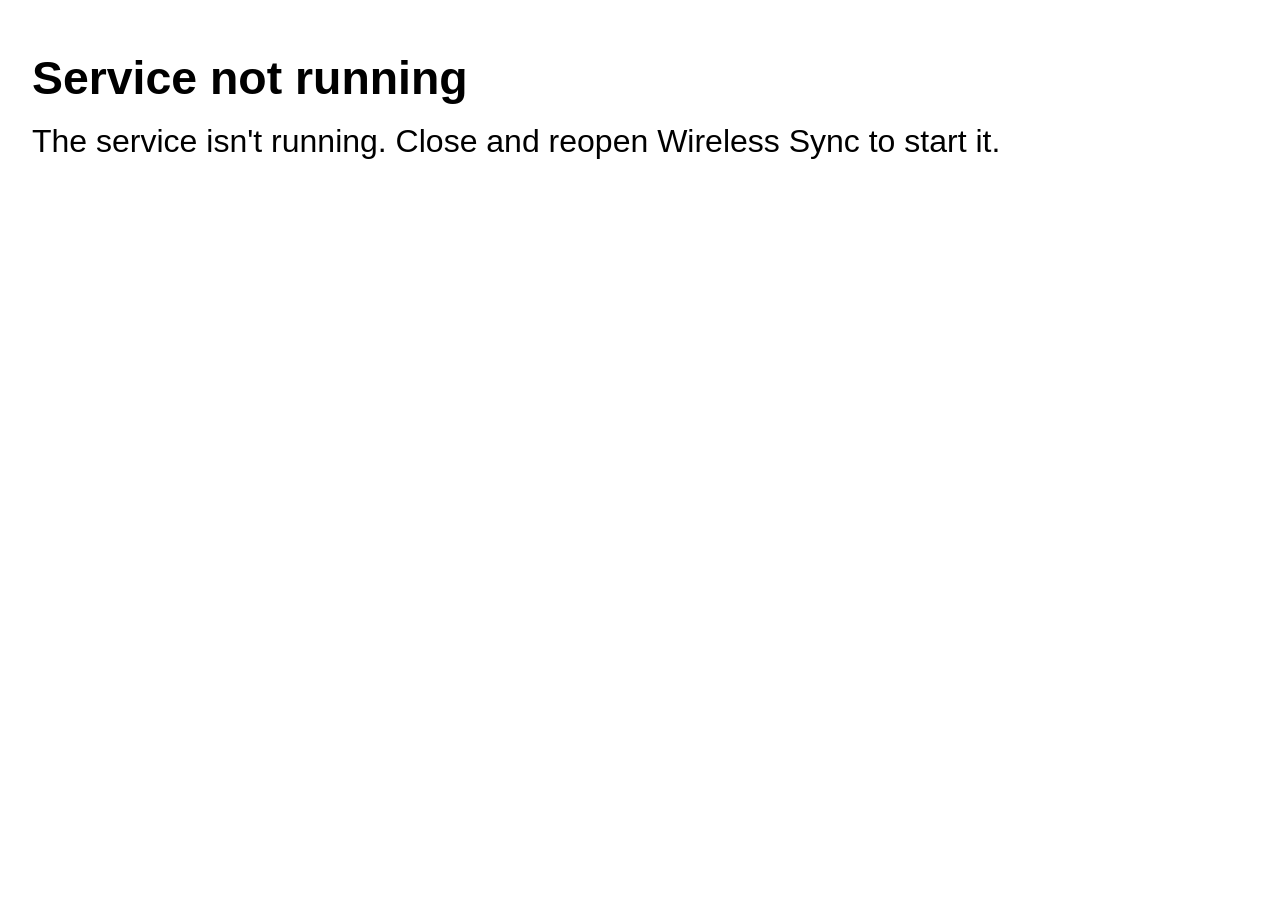
<file: package/ui/index.html>
<!DOCTYPE html>
<!-- SPDX-License-Identifier: GPL-3.0-or-later -->
<html>
<head>
    <meta charset="UTF-8" />
    <meta name="viewport" content="width=device-width, initial-scale=1.0, user-scalable=no" />
    <title>Wireless Sync</title>
    <link rel="stylesheet" href="style.css" />
    <!-- Scale everything from the root font size; the Kindle's CSS pixels vary by model. -->
    <script>document.documentElement.style.fontSize = (window.innerWidth || 1072) / 40 + "px";</script>
</head>
<body>
    <!-- One screen per page (ADR 0020); script.js draws them. -->
    <div id="page"></div>
    <div id="dialog" class="overlay hidden"></div>
    <div id="message" class="message"></div>

    <script src="strings-en.js"></script>
    <script src="script.js"></script>
</body>
</html>
</file>
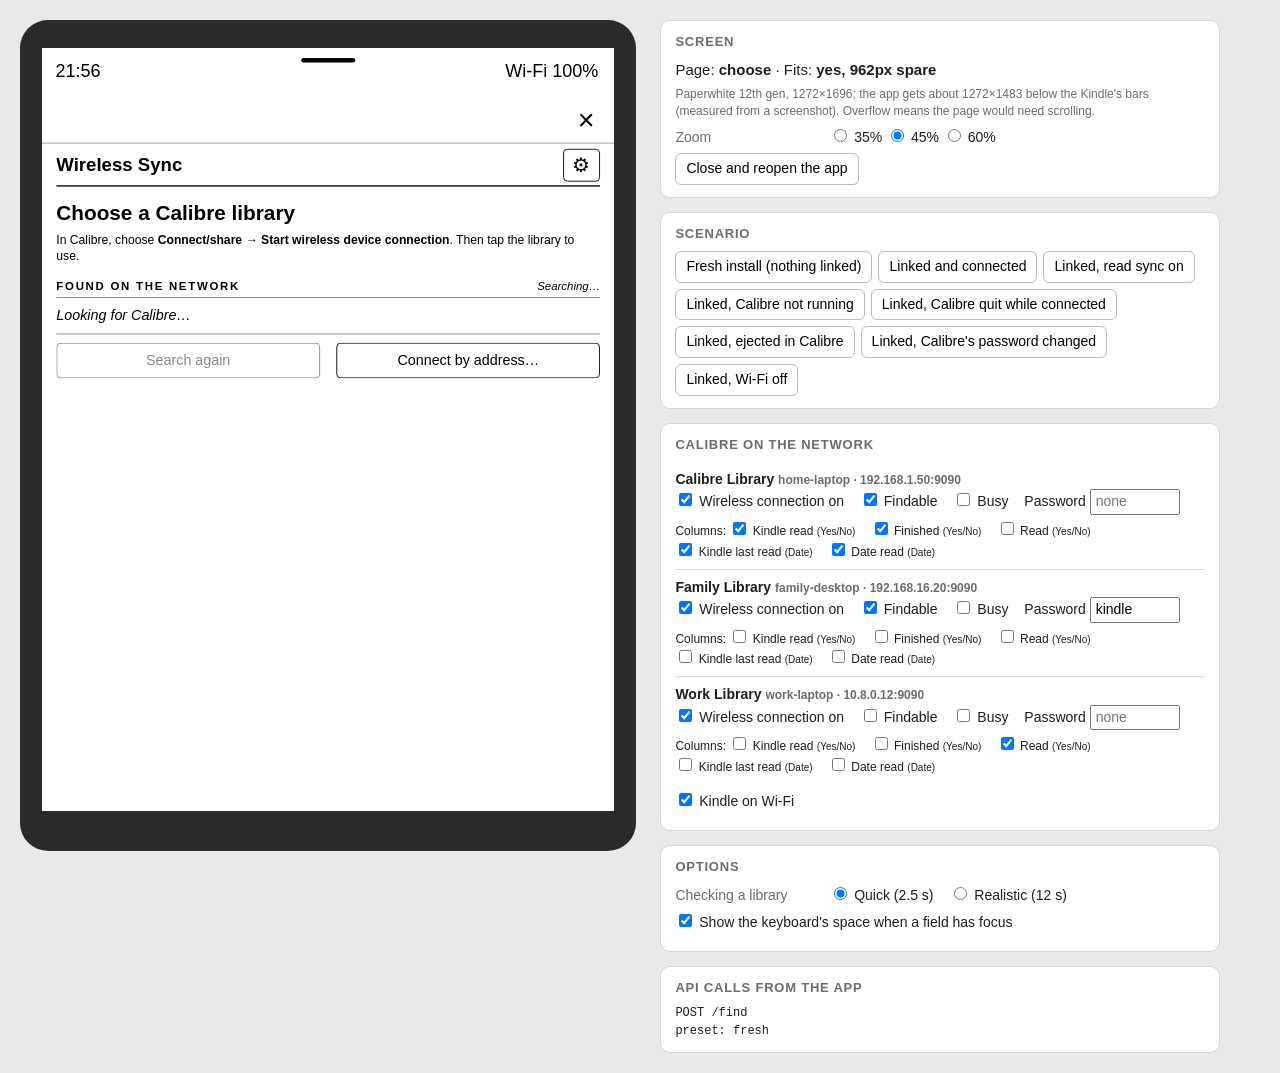
<file: tools/ui-prototype/index.html>
<!DOCTYPE html>
<!-- SPDX-License-Identifier: GPL-3.0-or-later -->
<html lang="en">
<head>
<meta charset="UTF-8" />
<title>Wireless Sync UI prototype</title>
<style>
    :root { --ink: #1d1d1f; --muted: #6b6b70; --line: #d6d6db; --panel: #f6f6f8; --warn: #b3261e; }
    * { box-sizing: border-box; }
    body { margin: 0; font: 14px/1.4 -apple-system, BlinkMacSystemFont, "Segoe UI", sans-serif;
           color: var(--ink); background: #e9e9ec; }
    .wrap { display: flex; gap: 24px; padding: 20px; align-items: flex-start; }
    .device { flex: none; background: #2b2b2e; padding: 28px 22px 40px; border-radius: 28px; }
    .screen { position: relative; background: #fff; overflow: hidden; }
    .screen-inner { position: absolute; left: 0; top: 0; width: 1272px; height: 1696px; transform-origin: 0 0; }
    .chrome { height: 213px; border-bottom: 3px solid #bbb; font: 40px sans-serif; color: #000; position: relative; }
    .chrome .clock { position: absolute; left: 30px; top: 28px; }
    .chrome .batt { position: absolute; right: 36px; top: 28px; }
    .chrome .notch { position: absolute; left: 576px; top: 22px; width: 120px; height: 10px; border-radius: 5px; background: #000; }
    .chrome .close { position: absolute; right: 44px; top: 128px; font-size: 64px; line-height: 1; }
    iframe { display: block; width: 1272px; height: 1483px; border: 0; background: #fff; }
    .panel { flex: 1; min-width: 360px; max-width: 560px; display: grid; gap: 14px; }
    .card { background: #fff; border: 1px solid var(--line); border-radius: 10px; padding: 12px 14px; }
    .card h2 { margin: 0 0 8px; font-size: 13px; text-transform: uppercase; letter-spacing: .06em; color: var(--muted); }
    .presets { display: flex; flex-wrap: wrap; gap: 6px; }
    button { font: inherit; padding: 5px 10px; border: 1px solid #b9b9c0; border-radius: 6px; background: #fff; cursor: pointer; }
    button:hover { background: #f0f0f3; }
    .lib { border-top: 1px solid var(--line); padding: 8px 0; }
    .lib:first-of-type { border-top: 0; }
    .lib .name { font-weight: 600; }
    .lib .addr { color: var(--muted); font-size: 12px; }
    .lib label, .opts label { margin-right: 12px; white-space: nowrap; }
    .lib input[type=text] { width: 90px; font: inherit; padding: 1px 4px; }
    .cols { font-size: 12px; margin-top: 4px; }
    .opt { margin: 6px 0; }
    .opt .k { display: inline-block; width: 150px; color: var(--muted); }
    .readout { font-size: 15px; }
    .readout b { font-variant-numeric: tabular-nums; }
    .over { color: var(--warn); font-weight: 700; }
    .log { font: 12px/1.45 ui-monospace, Menlo, monospace; max-height: 220px; overflow: auto; white-space: pre-wrap; margin: 0; }
    .note { color: var(--muted); font-size: 12px; margin: 6px 0 0; }
</style>
</head>
<body>
<div class="wrap">
    <div class="device">
        <div class="screen" id="screen">
            <div class="screen-inner" id="screenInner">
                <div class="chrome"><span class="clock">21:56</span><span class="notch"></span>
                    <span class="batt">Wi-Fi 100%</span><span class="close">×</span></div>
                <iframe id="app" src="app/index.html" title="Wireless Sync app"></iframe>
            </div>
        </div>
    </div>

    <div class="panel">
        <div class="card">
            <h2>Screen</h2>
            <div class="readout">Page: <b id="rPage">–</b> · Fits: <b id="rFit">–</b></div>
            <p class="note">Paperwhite 12th gen, 1272×1696; the app gets about 1272×1483 below the Kindle's
                bars (measured from a screenshot). Overflow means the page would need scrolling.</p>
            <div class="opt"><span class="k">Zoom</span>
                <label><input type="radio" name="zoom" value="0.35" /> 35%</label>
                <label><input type="radio" name="zoom" value="0.45" checked /> 45%</label>
                <label><input type="radio" name="zoom" value="0.6" /> 60%</label></div>
            <button id="reopen">Close and reopen the app</button>
        </div>

        <div class="card">
            <h2>Scenario</h2>
            <div class="presets" id="presets"></div>
        </div>

        <div class="card">
            <h2>Calibre on the network</h2>
            <div id="libs"></div>
            <div class="opt"><label><input type="checkbox" id="wifi" checked /> Kindle on Wi-Fi</label></div>
        </div>

        <div class="card opts">
            <h2>Options</h2>
            <div class="opt"><span class="k">Checking a library</span>
                <label><input type="radio" name="probeMs" value="2500" checked /> Quick (2.5 s)</label>
                <label><input type="radio" name="probeMs" value="12000" /> Realistic (12 s)</label></div>
            <div class="opt"><label><input type="checkbox" id="keyboard" checked /> Show the keyboard's space when a field has focus</label></div>
        </div>

        <div class="card">
            <h2>API calls from the app</h2>
            <pre class="log" id="log"></pre>
        </div>
    </div>
</div>

<script src="app/mock.js"></script>
<script>
"use strict";
const frame = document.getElementById("app");
let mock = null;
mock = new KWSMock(() => { if (mock) { renderPanel(); poke(); } });

function poke() { frame.contentWindow && frame.contentWindow.postMessage({ kws: "poke" }, "*"); }

window.addEventListener("message", (e) => {
    const d = e.data || {};
    if (d.kws === "req") {
        mock.request(d.method, d.path, d.body, (data, err) =>
            frame.contentWindow.postMessage({ kws: "res", id: d.id, data, err }, "*"));
    } else if (d.kws === "metrics") {
        document.getElementById("rPage").textContent = d.page;
        const fit = document.getElementById("rFit");
        fit.textContent = d.overflow > 0 ? `no, ${Math.round(d.overflow)}px too tall` : `yes, ${Math.round(-d.overflow)}px spare`;
        fit.className = d.overflow > 0 ? "over" : "";
    }
});

function setZoom(z) {
    const s = document.getElementById("screen");
    s.style.width = 1272 * z + "px";
    s.style.height = 1696 * z + "px";
    document.getElementById("screenInner").style.transform = `scale(${z})`;
}
document.querySelectorAll("input[name=zoom]").forEach((r) =>
    r.addEventListener("change", () => setZoom(parseFloat(r.value))));
setZoom(0.45);

document.getElementById("reopen").addEventListener("click", () => {
    // The tile starts the service if it isn't running (WirelessSync.sh), then opens the app.
    if (!mock.svc.running) { mock.svc.running = true; mock.reconcile(); mock.note("service started by the tile"); }
    frame.src = "app/index.html";
});

const presets = document.getElementById("presets");
for (const [key, label] of Object.entries(KWSMock.PRESETS)) {
    const b = document.createElement("button");
    b.textContent = label;
    b.addEventListener("click", () => { mock.preset(key); frame.src = "app/index.html"; });
    presets.appendChild(b);
}

document.querySelectorAll("input[name=probeMs]").forEach((r) =>
    r.addEventListener("change", () => { mock.options.probeMs = parseInt(r.value, 10); }));
document.getElementById("keyboard").addEventListener("change", (e) => { mock.options.keyboard = e.target.checked; mock.onChange(); });
document.getElementById("wifi").addEventListener("change", (e) => { mock.wifi = e.target.checked; mock.reconcile(); mock.note("Wi-Fi " + (e.target.checked ? "on" : "off")); });

function esc(s) { return String(s).replace(/[&<>"]/g, (c) => ({ "&": "&amp;", "<": "&lt;", ">": "&gt;", '"': "&quot;" })[c]); }

function renderPanel() {
    document.getElementById("wifi").checked = mock.wifi;
    document.getElementById("log").textContent = mock.log.join("\n");
    const libs = document.getElementById("libs");
    // Rebuild the controls only when the libraries change: a rebuild under
    // the pointer loses clicks, and one under the cursor loses typing.
    const snapshot = JSON.stringify(mock.net);
    if (snapshot === renderPanel.last) return;
    if (libs.contains(document.activeElement) && document.activeElement.type === "text") return;
    renderPanel.last = snapshot;
    const catalog = KWSMock.COLUMN_CATALOG;
    libs.innerHTML = mock.net.map((l, i) => {
        const cols = [...catalog.bool.map((c) => [c, "Yes/No"]), ...catalog.datetime.map((c) => [c, "Date"])]
            .map(([c, type]) => `<label title="${type}"><input type="checkbox" data-i="${i}" data-col="${c.lookup}"
                ${l.columns.includes(c.lookup) ? "checked" : ""}/> ${esc(c.name)} <small>(${type})</small></label>`).join(" ");
        return `<div class="lib">
            <div class="name">${esc(l.name)} <span class="addr">${esc(l.hostname)} · ${esc(l.host)}:${l.port}</span></div>
            <label><input type="checkbox" data-i="${i}" data-k="running" ${l.running ? "checked" : ""}/> Wireless connection on</label>
            <label><input type="checkbox" data-i="${i}" data-k="discoverable" ${l.discoverable ? "checked" : ""}/> Findable</label>
            <label><input type="checkbox" data-i="${i}" data-k="busy" ${l.busy ? "checked" : ""}/> Busy</label>
            <label>Password <input type="text" data-i="${i}" data-k="password" value="${esc(l.password)}" placeholder="none"/></label>
            <div class="cols">Columns: ${cols}</div></div>`;
    }).join("");
}

document.getElementById("libs").addEventListener("change", (e) => {
    const t = e.target, l = mock.net[+t.dataset.i];
    if (!l) return;
    if (t.dataset.col) {
        l.columns = t.checked ? [...l.columns, t.dataset.col] : l.columns.filter((c) => c !== t.dataset.col);
    } else if (t.dataset.k === "password") {
        l.password = t.value;
    } else {
        l[t.dataset.k] = t.checked;
    }
    mock.reconcile();
    mock.note(`${l.name}: ${t.dataset.col || t.dataset.k} → ${t.type === "checkbox" ? t.checked : JSON.stringify(t.value)}`);
});

renderPanel();
</script>
</body>
</html>
</file>
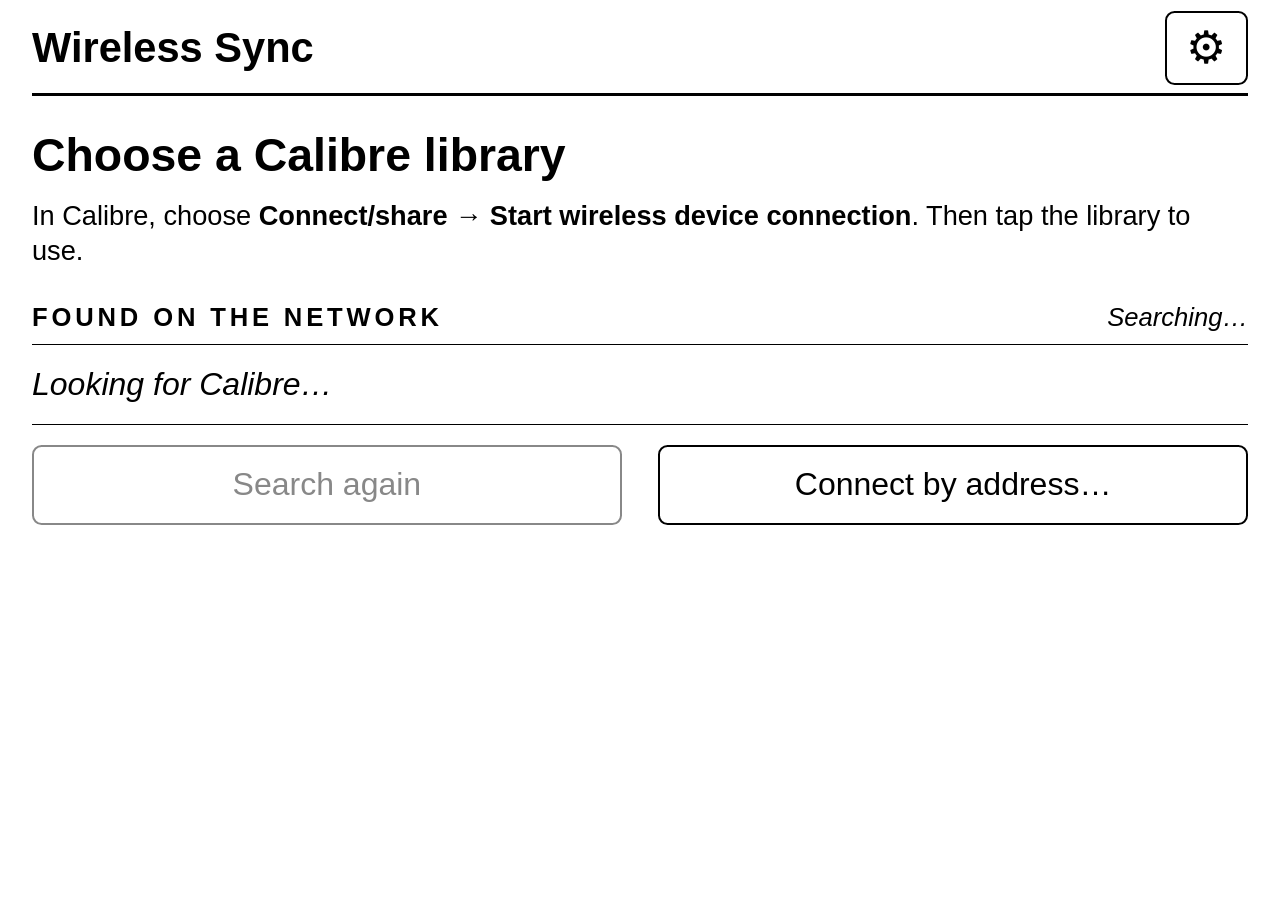
<file: tools/ui-prototype/app/index.html>
<!DOCTYPE html>
<!-- SPDX-License-Identifier: GPL-3.0-or-later -->
<html>
<head>
    <meta charset="UTF-8" />
    <meta name="viewport" content="width=device-width, initial-scale=1.0, user-scalable=no" />
    <title>Wireless Sync</title>
    <link rel="stylesheet" href="style.css" />
    <!-- Scale everything from the root font size; the Kindle's CSS pixels vary by model. -->
    <script>document.documentElement.style.fontSize = (window.innerWidth || 1072) / 40 + "px";</script>
</head>
<body>
    <!-- Prototype of a one-screen-per-page app (see ../README.md). -->
    <div id="page"></div>
    <div id="dialog" class="overlay hidden"></div>
    <div id="keyboard" class="keyboard hidden">On-screen keyboard<br /><small>(approximate size)</small></div>
    <div id="message" class="message"></div>

    <script src="mock.js"></script>
    <script src="script.js"></script>
</body>
</html>
</file>
<file: package/ui/style.css>
/* SPDX-License-Identifier: GPL-3.0-or-later */
/*
 * E-ink: black on white, thick borders, large touch targets, no animation.
 * No flexbox: the Kindle's browser (mesquite) ignores it, so rows use floats.
 * Every page should fit one screen (ADR 0020); tools/ui-prototype checks.
 */

* { box-sizing: border-box; -webkit-box-sizing: border-box; }

html, body {
    margin: 0;
    padding: 0;
    background: #fff;
    color: #000;
    font-family: sans-serif;
    font-size: 1rem;
    line-height: 1.3;
    -webkit-text-size-adjust: none;
}

body { padding: 0 1rem; }

/* ---- page header (sub-pages) ---- */

.header {
    position: relative;
    height: 3rem;
    border-bottom: 3px solid #000;
    margin-bottom: 0.8rem;
}
.header .title {
    position: absolute;
    left: 3.2rem;
    right: 0.5rem;
    top: 0;
    line-height: 3rem;
    font-size: 1.3rem;
    font-weight: bold;
    white-space: nowrap;
    overflow: hidden;
    text-overflow: ellipsis;
}
.header .title.no-back { left: 0; }
.back {
    position: absolute;
    left: 0;
    top: 0.35rem;
    width: 2.6rem;
    height: 2.3rem;
    font-size: 1.4rem;
    font-weight: bold;
    background: #fff;
    color: #000;
    border: 2px solid #000;
    border-radius: 0.3rem;
    padding: 0;
}
.back:active, .gear:active { background: #000; color: #fff; }
.gear-icon { width: 1.5rem; height: 1.5rem; vertical-align: middle; }
.header .title.with-gear { right: 3.2rem; }
.gear {
    position: absolute;
    right: 0;
    top: 0.35rem;
    width: 2.6rem;
    height: 2.3rem;
    font-size: 1.4rem;
    background: #fff;
    color: #000;
    border: 2px solid #000;
    border-radius: 0.3rem;
    padding: 0;
}

h1 { font-size: 1.45rem; margin: 0.9rem 0 0.4rem; }

/* ---- toggle rows ---- */

.toggle-row {
    overflow: hidden;
    padding: 0.6rem 0;
    border-bottom: 2px solid #000;
}
.toggle-row.boxed { border-top: 2px solid #000; margin-top: 0.6rem; }
.toggle-label { float: left; line-height: 1.9rem; font-weight: bold; }
/* A setting changed on another page: a button where a toggle would be. */
.toggle-row .btn-small { float: right; }
.toggle {
    float: right;
    position: relative;
    width: 3.6rem;
    height: 1.9rem;
    border: 3px solid #000;
    border-radius: 1rem;
    background: #fff;
    padding: 0;
}
.toggle .knob {
    position: absolute;
    top: 0.15rem;
    left: 0.15rem;
    width: 1.3rem;
    height: 1.3rem;
    border-radius: 0.65rem;
    background: #fff;
    border: 3px solid #000;
}
.toggle.on { background: #000; }
.toggle.on .knob { left: auto; right: 0.15rem; background: #fff; border-color: #fff; }

/* ---- sections ---- */

.section-label {
    font-size: 0.8rem;
    font-weight: bold;
    text-transform: uppercase;
    letter-spacing: 0.12rem;
    margin: 1rem 0 0.3rem;
    overflow: hidden;
}
.section-label .aside {
    float: right;
    font-style: italic;
    font-weight: normal;
    text-transform: none;
    letter-spacing: 0;
}

.state { font-size: 1.4rem; font-weight: bold; }
.detail { margin: 0.2rem 0 0.7rem; }
.hint { font-size: 0.85rem; margin: 0.3rem 0 0.6rem; }
.empty { font-style: italic; padding: 0.6rem 0; border-top: 1px solid #000; border-bottom: 1px solid #000; }

/* ---- tappable rows (libraries, pickers, choices) ---- */

.rows { border-top: 1px solid #000; }
.row {
    position: relative;
    padding: 0.55rem 2rem 0.55rem 0;
    border-bottom: 1px solid #000;
}
.row:active, .row.pressed { background: #000; color: #fff; }
.row .name { font-weight: bold; }
.row .sub { font-size: 0.85rem; margin-top: 0.1rem; }
.row .chev {
    position: absolute;
    right: 0.2rem;
    top: 50%;
    margin-top: -0.75rem;
    font-size: 1.3rem;
    line-height: 1.5rem;
}
.row .value { float: right; font-weight: normal; }
.row.plain { padding-right: 0; }
/* The folder picker (ADR 0023). */
.folder-here { margin: 0.4rem 0 0.5rem; word-wrap: break-word; }
.folder-icon { width: 1.3rem; height: 1.3rem; vertical-align: -0.25rem; margin-right: 0.5rem; }
.row.unusable .sub { margin-left: 1.8rem; }
.row.unusable { color: #555; }
.mark {
    display: inline-block;
    width: 1.1rem;
    height: 1.1rem;
    border: 3px solid #000;
    border-radius: 0.55rem;
    margin-right: 0.6rem;
    vertical-align: -0.15rem;
}
.mark.on { background: #000; }

.fact { overflow: hidden; padding: 0.35rem 0; border-bottom: 1px solid #000; }
.fact .k { float: left; width: 30%; font-size: 0.9rem; line-height: 1.5rem; }
.fact .v { float: left; width: 70%; line-height: 1.5rem; }
.fact .btn-small { float: right; margin-top: -0.2rem; }

/* ---- buttons ---- */

.btn {
    font-size: 1rem;
    min-height: 2.5rem;
    padding: 0.35rem 0.7rem;
    background: #fff;
    color: #000;
    border: 2px solid #000;
    border-radius: 0.3rem;
}
.btn:active, .btn.pressed { background: #000; color: #fff; }
.btn[disabled] { color: #888; border-color: #888; background: #fff; }
.btn-strong { font-weight: bold; border-width: 3px; }
.btn-small { font-size: 0.85rem; min-height: 1.9rem; padding: 0.1rem 0.5rem; }
.btn-wide { width: 100%; }

.btn-row { overflow: hidden; margin: 0.6rem 0; }
.btn-row .btn { float: left; width: 48.5%; }
.btn-row .btn + .btn { margin-left: 3%; }
.btn-row.thirds .btn { width: 31.3%; }
.btn-row .btn-wide { width: 100%; }

/* ---- forms ---- */

.field { margin-top: 0.6rem; }
.field label { display: block; font-size: 0.9rem; margin-bottom: 0.15rem; }
input[type=text], input[type=number], input[type=password] {
    width: 100%;
    font-size: 1.05rem;
    padding: 0.35rem;
    border: 2px solid #000;
    border-radius: 0.2rem;
    background: #fff;
    color: #000;
}

.warning { margin: 0.6rem 0; padding: 0.5rem; border: 2px dashed #000; font-size: 0.9rem; }

/* ---- home: the linked library ---- */

.card {
    border: 2px solid #000;
    border-radius: 0.4rem;
    padding: 0.7rem 0.8rem;
    margin: 0.2rem 0 0.4rem;
}
.card .fact:last-child { border-bottom: none; }
.card .note { padding-top: 0.4rem; }
/* The line under Home's status. */
.status-detail { font-size: 0.85rem; line-height: 1.25rem; padding-bottom: 0.15rem; }

h1.top { margin-top: 1.5rem; }
.footer { font-size: 0.8rem; text-align: center; margin-top: 1.5rem; }

/* ---- dialogs ---- */

.overlay {
    position: fixed;
    left: 0;
    right: 0;
    top: 0;
    bottom: 0;
    background: #fff;
    z-index: 20;
    padding: 4rem 1.5rem 0;
}
.dialog { border: 3px solid #000; border-radius: 0.4rem; padding: 1rem; }
.dialog .title { font-size: 1.2rem; font-weight: bold; margin-bottom: 0.5rem; }

/* ---- messages ---- */

.message {
    display: none;
    position: fixed;
    left: 0;
    right: 0;
    top: 0;
    padding: 0.7rem 1rem;
    background: #000;
    color: #fff;
    font-size: 1rem;
    z-index: 30;
}
.message.visible { display: block; }

.hidden { display: none; }
</file>
<file: tools/ui-prototype/app/style.css>
/* SPDX-License-Identifier: GPL-3.0-or-later */
/*
 * E-ink: black on white, thick borders, large touch targets, no animation.
 * No flexbox: the Kindle's browser (mesquite) ignores it, so rows use floats.
 * Every page should fit one screen; the harness flags any overflow.
 */

* { box-sizing: border-box; -webkit-box-sizing: border-box; }

html, body {
    margin: 0;
    padding: 0;
    background: #fff;
    color: #000;
    font-family: sans-serif;
    font-size: 1rem;
    line-height: 1.3;
    -webkit-text-size-adjust: none;
}

body { padding: 0 1rem; }

/* ---- page header (sub-pages) ---- */

.header {
    position: relative;
    height: 3rem;
    border-bottom: 3px solid #000;
    margin-bottom: 0.8rem;
}
.header .title {
    position: absolute;
    left: 3.2rem;
    right: 0.5rem;
    top: 0;
    line-height: 3rem;
    font-size: 1.3rem;
    font-weight: bold;
    white-space: nowrap;
    overflow: hidden;
    text-overflow: ellipsis;
}
.header .title.no-back { left: 0; }
.back {
    position: absolute;
    left: 0;
    top: 0.35rem;
    width: 2.6rem;
    height: 2.3rem;
    font-size: 1.4rem;
    font-weight: bold;
    background: #fff;
    color: #000;
    border: 2px solid #000;
    border-radius: 0.3rem;
    padding: 0;
}
.back:active, .gear:active { background: #000; color: #fff; }
.header .title.with-gear { right: 3.2rem; }
.gear {
    position: absolute;
    right: 0;
    top: 0.35rem;
    width: 2.6rem;
    height: 2.3rem;
    font-size: 1.4rem;
    background: #fff;
    color: #000;
    border: 2px solid #000;
    border-radius: 0.3rem;
    padding: 0;
}

h1 { font-size: 1.45rem; margin: 0.9rem 0 0.4rem; }

/* ---- toggle rows ---- */

.toggle-row {
    overflow: hidden;
    padding: 0.6rem 0;
    border-bottom: 2px solid #000;
}
.toggle-row.boxed { border-top: 2px solid #000; margin-top: 0.6rem; }
.toggle-label { float: left; line-height: 1.9rem; font-weight: bold; }
/* A setting changed on another page: a button where a toggle would be. */
.toggle-row .btn-small { float: right; }
.toggle {
    float: right;
    position: relative;
    width: 3.6rem;
    height: 1.9rem;
    border: 3px solid #000;
    border-radius: 1rem;
    background: #fff;
    padding: 0;
}
.toggle .knob {
    position: absolute;
    top: 0.15rem;
    left: 0.15rem;
    width: 1.3rem;
    height: 1.3rem;
    border-radius: 0.65rem;
    background: #fff;
    border: 3px solid #000;
}
.toggle.on { background: #000; }
.toggle.on .knob { left: auto; right: 0.15rem; background: #fff; border-color: #fff; }

/* ---- sections ---- */

.section-label {
    font-size: 0.8rem;
    font-weight: bold;
    text-transform: uppercase;
    letter-spacing: 0.12rem;
    margin: 1rem 0 0.3rem;
    overflow: hidden;
}
.section-label .aside {
    float: right;
    font-style: italic;
    font-weight: normal;
    text-transform: none;
    letter-spacing: 0;
}

.state { font-size: 1.4rem; font-weight: bold; }
.detail { margin: 0.2rem 0 0.7rem; }
.hint { font-size: 0.85rem; margin: 0.3rem 0 0.6rem; }
.empty { font-style: italic; padding: 0.6rem 0; border-top: 1px solid #000; border-bottom: 1px solid #000; }

/* ---- tappable rows (libraries, pickers, choices) ---- */

.rows { border-top: 1px solid #000; }
.row {
    position: relative;
    padding: 0.55rem 2rem 0.55rem 0;
    border-bottom: 1px solid #000;
}
.row:active, .row.pressed { background: #000; color: #fff; }
.row .name { font-weight: bold; }
.row .sub { font-size: 0.85rem; margin-top: 0.1rem; }
.row .chev {
    position: absolute;
    right: 0.2rem;
    top: 50%;
    margin-top: -0.75rem;
    font-size: 1.3rem;
    line-height: 1.5rem;
}
.row .value { float: right; font-weight: normal; }
.row.plain { padding-right: 0; }
/* The folder picker (ADR 0023). */
.folder-here { margin: 0.4rem 0 0.5rem; word-wrap: break-word; }
.folder-icon { width: 1.3rem; height: 1.3rem; vertical-align: -0.25rem; margin-right: 0.5rem; }
.row.unusable .sub { margin-left: 1.8rem; }
.row.unusable { color: #555; }
.mark {
    display: inline-block;
    width: 1.1rem;
    height: 1.1rem;
    border: 3px solid #000;
    border-radius: 0.55rem;
    margin-right: 0.6rem;
    vertical-align: -0.15rem;
}
.mark.on { background: #000; }

.fact { overflow: hidden; padding: 0.35rem 0; border-bottom: 1px solid #000; }
.fact .k { float: left; width: 30%; font-size: 0.9rem; line-height: 1.5rem; }
.fact .v { float: left; width: 70%; line-height: 1.5rem; }
.fact .btn-small { float: right; margin-top: -0.2rem; }

/* ---- buttons ---- */

.btn {
    font-size: 1rem;
    min-height: 2.5rem;
    padding: 0.35rem 0.7rem;
    background: #fff;
    color: #000;
    border: 2px solid #000;
    border-radius: 0.3rem;
}
.btn:active, .btn.pressed { background: #000; color: #fff; }
.btn[disabled] { color: #888; border-color: #888; background: #fff; }
.btn-strong { font-weight: bold; border-width: 3px; }
.btn-small { font-size: 0.85rem; min-height: 1.9rem; padding: 0.1rem 0.5rem; }
.btn-wide { width: 100%; }

.btn-row { overflow: hidden; margin: 0.6rem 0; }
.btn-row .btn { float: left; width: 48.5%; }
.btn-row .btn + .btn { margin-left: 3%; }
.btn-row.thirds .btn { width: 31.3%; }
.btn-row .btn-wide { width: 100%; }

/* ---- forms ---- */

.field { margin-top: 0.6rem; }
.field label { display: block; font-size: 0.9rem; margin-bottom: 0.15rem; }
input[type=text], input[type=number], input[type=password] {
    width: 100%;
    font-size: 1.05rem;
    padding: 0.35rem;
    border: 2px solid #000;
    border-radius: 0.2rem;
    background: #fff;
    color: #000;
}

.warning { margin: 0.6rem 0; padding: 0.5rem; border: 2px dashed #000; font-size: 0.9rem; }

/* ---- home: the linked library ---- */

.card {
    border: 2px solid #000;
    border-radius: 0.4rem;
    padding: 0.7rem 0.8rem;
    margin: 0.2rem 0 0.4rem;
}
.card .fact:last-child { border-bottom: none; }
.card .note { padding-top: 0.4rem; }
/* The line under Home's status. */
.status-detail { font-size: 0.85rem; line-height: 1.25rem; padding-bottom: 0.15rem; }

h1.top { margin-top: 1.5rem; }
.footer { font-size: 0.8rem; text-align: center; margin-top: 1.5rem; }

/* ---- dialogs ---- */

.overlay {
    position: fixed;
    left: 0;
    right: 0;
    top: 0;
    bottom: 0;
    background: #fff;
    z-index: 20;
    padding: 4rem 1.5rem 0;
}
.dialog { border: 3px solid #000; border-radius: 0.4rem; padding: 1rem; }
.dialog .title { font-size: 1.2rem; font-weight: bold; margin-bottom: 0.5rem; }

/* ---- messages and the simulated keyboard ---- */

.message {
    display: none;
    position: fixed;
    left: 0;
    right: 0;
    top: 0;
    padding: 0.7rem 1rem;
    background: #000;
    color: #fff;
    font-size: 1rem;
    z-index: 30;
}
.message.visible { display: block; }

.keyboard {
    position: fixed;
    left: 0;
    right: 0;
    bottom: 0;
    height: 35%;
    background: #ddd;
    border-top: 3px solid #000;
    z-index: 40;
    text-align: center;
    padding-top: 3rem;
    font-size: 1.1rem;
    color: #444;
}

.hidden { display: none; }
</file>
